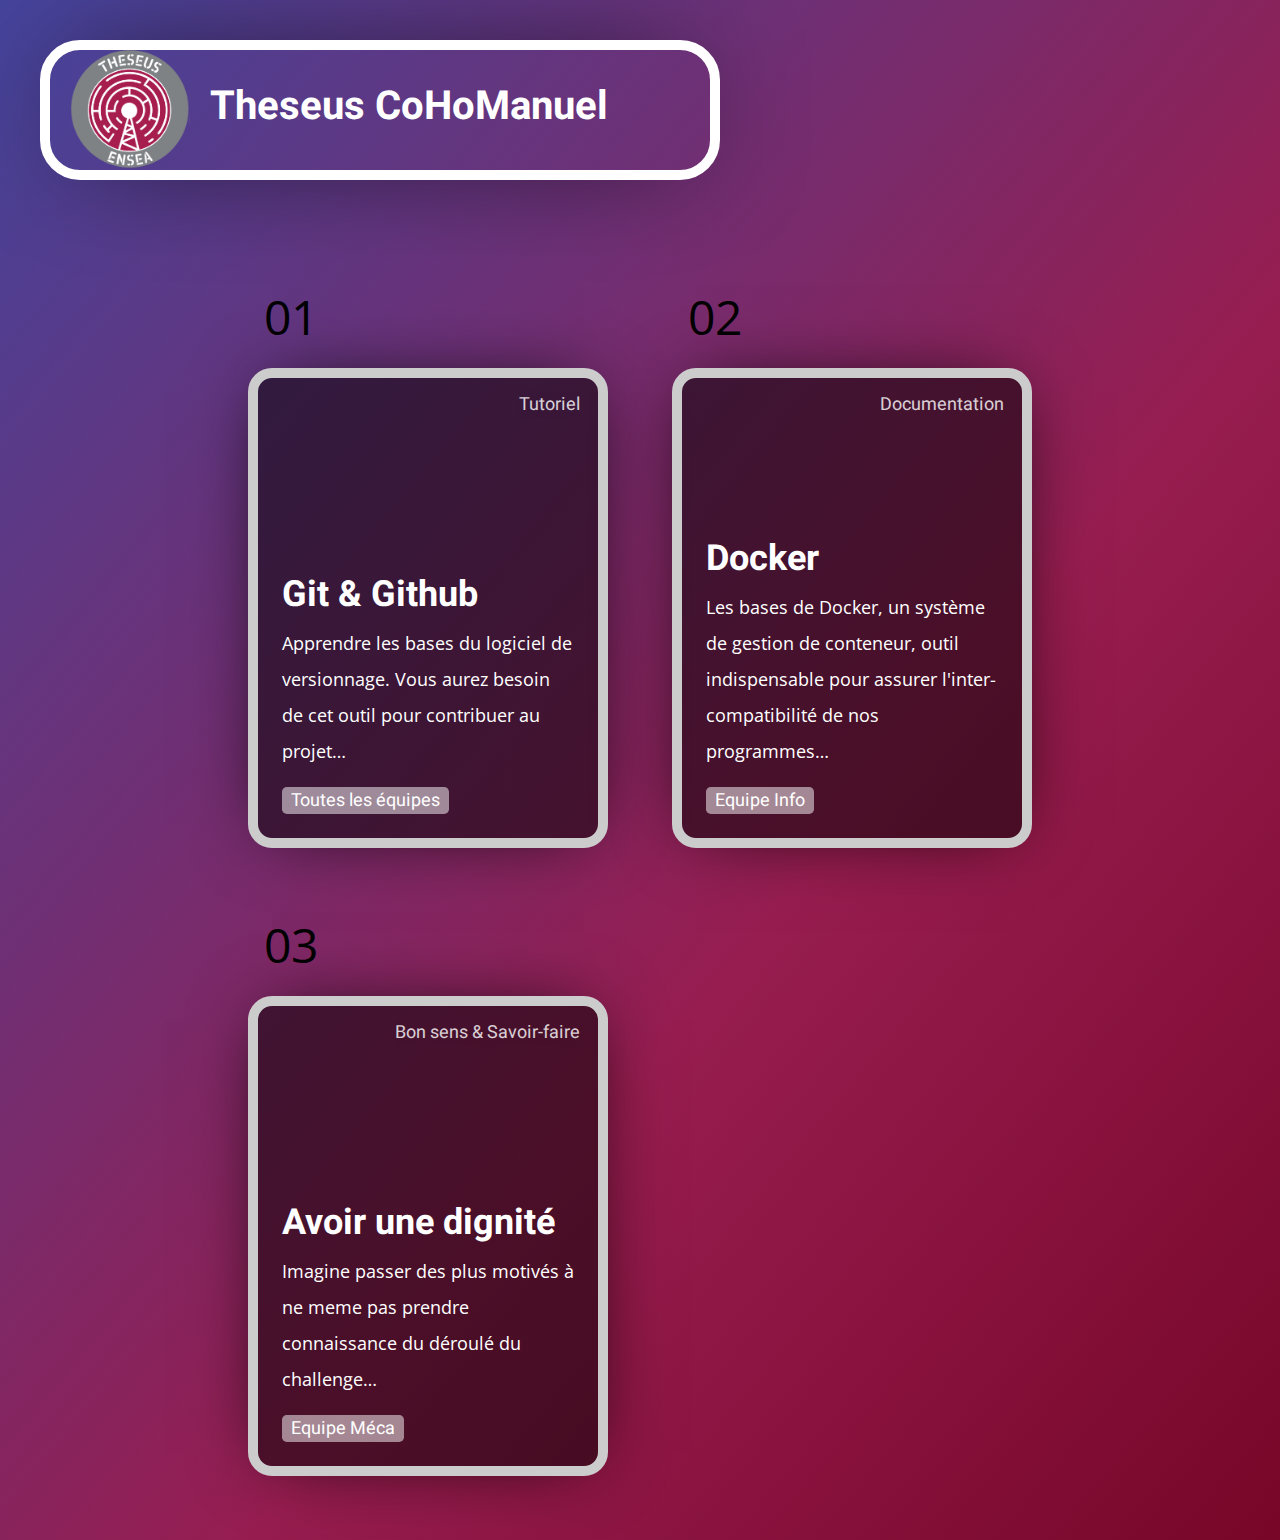
<file: index.html>
<!DOCTYPE html>
<html lang="fr">
    <head>
        <link rel="stylesheet" href="index.css">
      </head>
<section class="info">
    <img src="Theseus logo.png">
    <h1>Theseus CoHoManuel </h1>
  </section>
  <section class="cards-wrapper">
    <div class="card-grid-space">
      <div class="num">01</div>
      <a class="card" href="./Git/git.html" style="--bg-img: url(https://images1-focus-opensocial.googleusercontent.com/gadgets/proxy?container=focus&resize_w=1500&url=https://codetheweb.blog/assets/img/posts/html-syntax/cover.jpg)">
        <div>
          <h1>Git & Github</h1>
          <p>Apprendre les bases du logiciel de versionnage.
             Vous aurez besoin de cet outil pour contribuer au projet…</p>
          <div class="date">Tutoriel</div>
          <div class="tags">
            <div class="tag">Toutes les équipes</div>
          </div>
        </div>
      </a>
    </div>
    <div class="card-grid-space">
      <div class="num">02</div>
      <a class="card" href="/Docker/Tuto.md" style="--bg-img: url('https://images1-focus-opensocial.googleusercontent.com/gadgets/proxy?container=focus&resize_w=1500&url=https://codetheweb.blog/assets/img/posts/basic-types-of-html-tags/cover.jpg')">
        <div>
          <h1>Docker</h1>
          <p>Les bases de Docker, un système de gestion de conteneur,
             outil indispensable pour assurer l'inter-compatibilité de nos programmes…</p>
          <div class="date">Documentation</div>
          <div class="tags">
            <div class="tag">Equipe Info</div>
          </div>
        </div>
      </a>
    </div>
    <div class="card-grid-space">
      <div class="num">03</div>
      <a class="card" href="https://youtu.be/oavMtUWDBTM?si=g_eFhhGWNYvji1h2" style="--bg-img: url('https://images1-focus-opensocial.googleusercontent.com/gadgets/proxy?container=focus&resize_w=1500&url=https://codetheweb.blog/assets/img/posts/links-images-about-file-paths/cover.jpg')">
        <div>
          <h1>Avoir une dignité</h1>
          <p>Imagine passer des plus motivés à ne meme pas prendre connaissance du déroulé du challenge…</p>
          <div class="date">Bon sens & Savoir-faire</div>
          <div class="tags">
            <div class="tag">Equipe Méca</div>
          </div>
        </div>
      </a>
    </div>
   
  </section>
</file>
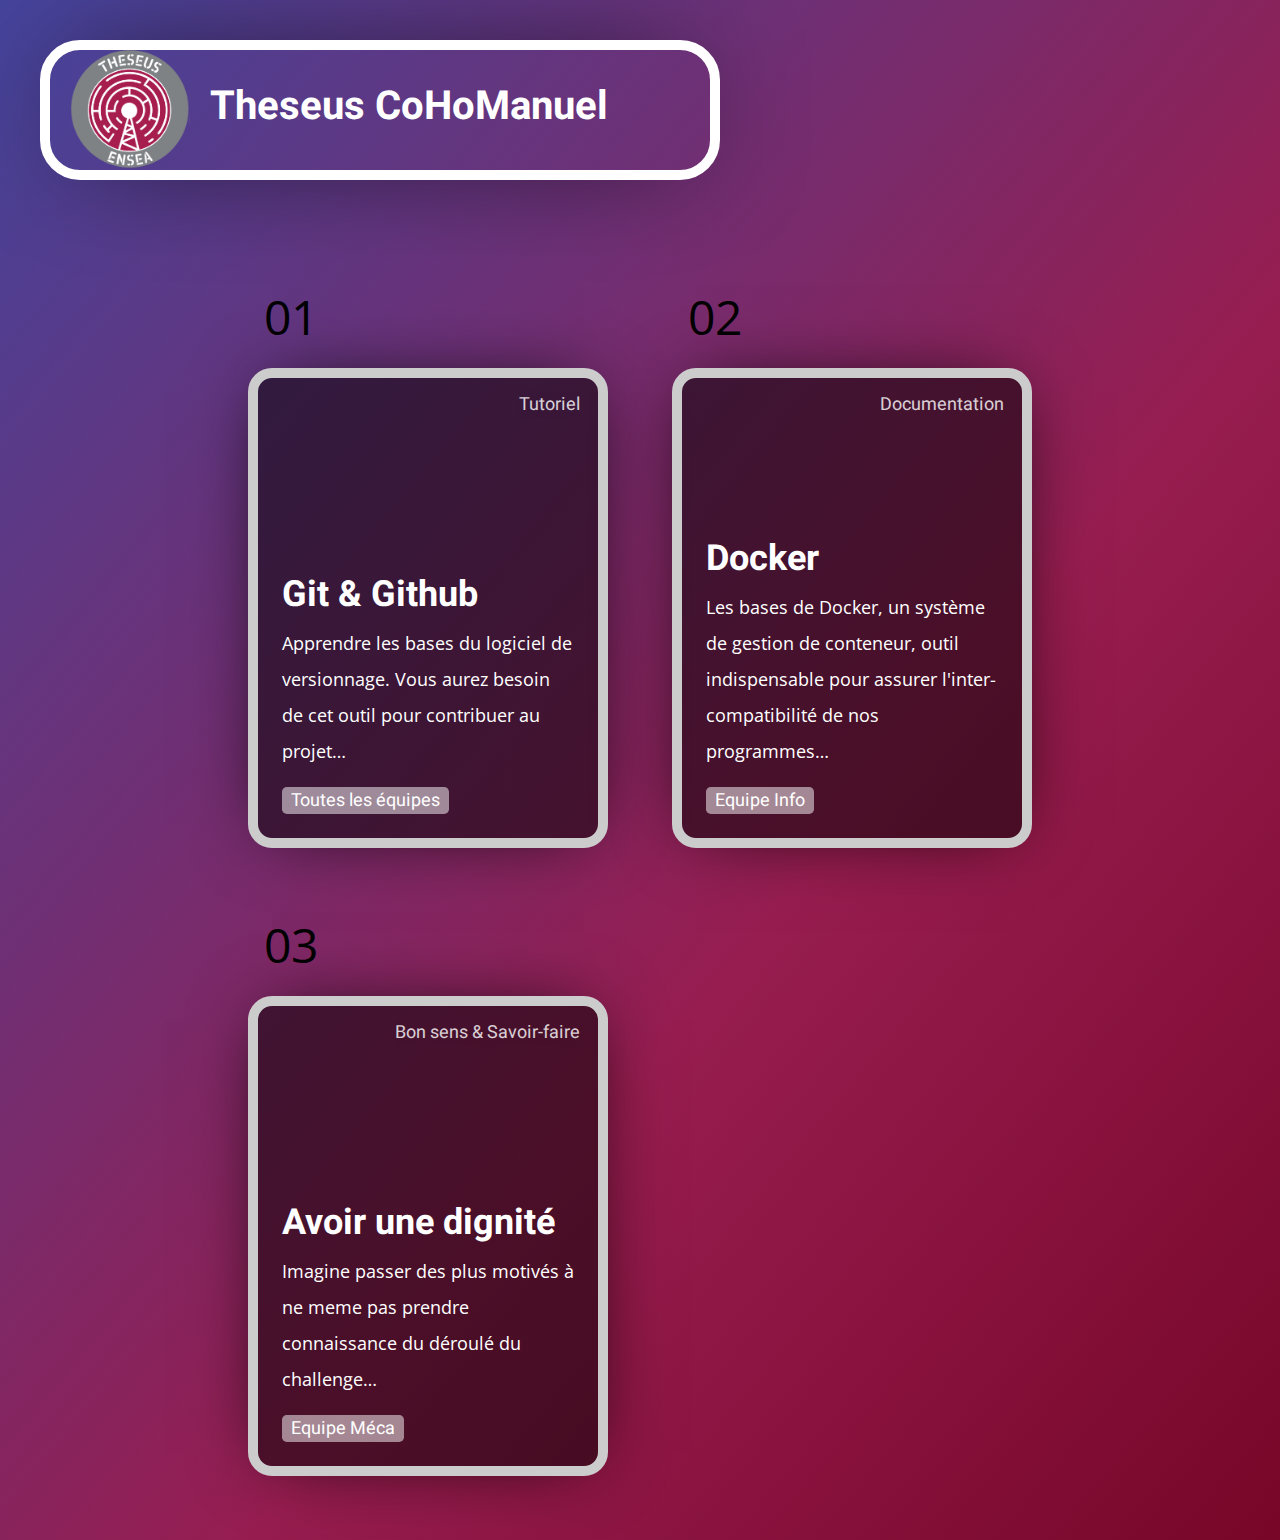
<file: Landing.html>
<!DOCTYPE html>
<html lang="fr">
    <head>
        <link rel="stylesheet" href="Landing.css">
      </head>
<section class="info">
    <img src="Theseus logo.png">
    <h1>Theseus CoHoManuel </h1>
  </section>
  <section class="cards-wrapper">
    <div class="card-grid-space">
      <div class="num">01</div>
      <a class="card" href="/Git/git.md" style="--bg-img: url(https://images1-focus-opensocial.googleusercontent.com/gadgets/proxy?container=focus&resize_w=1500&url=https://codetheweb.blog/assets/img/posts/html-syntax/cover.jpg)">
        <div>
          <h1>Git & Github</h1>
          <p>Apprendre les bases du logiciel de versionnage.
             Vous aurez besoin de cet outil pour contribuer au projet…</p>
          <div class="date">Tutoriel</div>
          <div class="tags">
            <div class="tag">Toutes les équipes</div>
          </div>
        </div>
      </a>
    </div>
    <div class="card-grid-space">
      <div class="num">02</div>
      <a class="card" href="/Docker/Tuto.md" style="--bg-img: url('https://images1-focus-opensocial.googleusercontent.com/gadgets/proxy?container=focus&resize_w=1500&url=https://codetheweb.blog/assets/img/posts/basic-types-of-html-tags/cover.jpg')">
        <div>
          <h1>Docker</h1>
          <p>Les bases de Docker, un système de gestion de conteneur,
             outil indispensable pour assurer l'inter-compatibilité de nos programmes…</p>
          <div class="date">Documentation</div>
          <div class="tags">
            <div class="tag">Equipe Info</div>
          </div>
        </div>
      </a>
    </div>
    <div class="card-grid-space">
      <div class="num">03</div>
      <a class="card" href="https://youtu.be/oavMtUWDBTM?si=g_eFhhGWNYvji1h2" style="--bg-img: url('https://images1-focus-opensocial.googleusercontent.com/gadgets/proxy?container=focus&resize_w=1500&url=https://codetheweb.blog/assets/img/posts/links-images-about-file-paths/cover.jpg')">
        <div>
          <h1>Avoir une dignité</h1>
          <p>Imagine passer des plus motivés à ne meme pas prendre connaissance du déroulé du challenge…</p>
          <div class="date">Bon sens & Savoir-faire</div>
          <div class="tags">
            <div class="tag">Equipe Méca</div>
          </div>
        </div>
      </a>
    </div>
   
  </section>
</file>
<file: index.css>
@import url('https://fonts.googleapis.com/css?family=Heebo:400,700|Open+Sans:400,700');

:root {
  --color: #3c3163;
  --transition-time: 0.5s;
}

* {
  box-sizing: border-box;
}

body {
  margin: 0;
  min-height: 100vh;
  font-family: 'Open Sans';
  background: #9d9df2;
background: linear-gradient(130deg, rgb(68, 68, 156) 0%, rgb(151, 29, 80) 60%, rgb(119, 6, 40) 100%);
}


a {
  color: inherit;
}

.cards-wrapper {
  display: grid;
  justify-content: center;
  align-items: center;
  grid-template-columns: 1fr 1fr 1fr;
  grid-gap: 4rem;
  padding: 4rem;
  margin: 0 auto;
  width: max-content;
}

.card {
  font-family: 'Heebo';
  --bg-filter-opacity: 0.5;
  background-image: linear-gradient(rgba(0,0,0,var(--bg-filter-opacity)),rgba(0,0,0,var(--bg-filter-opacity))), var(--bg-img);
  height: 20em;
  width: 15em;
  font-size: 1.5em;
  color: white;
  border-radius: 1em;
  padding: 1em;
  /*margin: 2em;*/
  display: flex;
  align-items: flex-end;
  background-size: cover;
  background-position: center;
  box-shadow: 0 0 3em -1em black;
  transition: all, var(--transition-time);
  position: relative;
  overflow: hidden;
  border: 10px solid #ccc;
  text-decoration: none;
}

.card:hover {
  transform: rotate(0);
}

.card h1 {
  margin: 0;
  font-size: 1.5em;
  line-height: 1.2em;
}

.card p {
  font-size: 0.75em;
  font-family: 'Open Sans';
  margin-top: 0.5em;
  line-height: 2em;
}

.card .tags {
  display: flex;
}

.card .tags .tag {
  font-size: 0.75em;
  background: rgba(255,255,255,0.5);
  border-radius: 0.3rem;
  padding: 0 0.5em;
  margin-right: 0.5em;
  line-height: 1.5em;
  transition: all, var(--transition-time);
}

.card:hover .tags .tag {
  background: var(--color);
  color: white;
}

.card .date {
  position: absolute;
  top: 0;
  right: 0;
  font-size: 0.75em;
  padding: 1em;
  line-height: 1em;
  opacity: .8;
}

.card:before, .card:after {
  content: '';
  transform: scale(0);
  transform-origin: top left;
  border-radius: 50%;
  position: absolute;
  left: -50%;
  top: -50%;
  z-index: -5;
  transition: all, var(--transition-time);
  transition-timing-function: ease-in-out;
}

.card:before {
  background: #ddd;
  width: 250%;
  height: 250%;
}

.card:after {
  background: white;
  width: 200%;
  height: 200%;
}

.card:hover {
  color: var(--color);
}

.card:hover:before, .card:hover:after {
  transform: scale(1);
}

.card-grid-space .num {
  font-size: 3em;
  margin-bottom: 1.2rem;
  margin-left: 1rem;
}

.info {

  font-size: 2.5em;
  padding-left: .5em;
  
  width: 17em;
  color: #fff;
  font-family: 'Heebo';
  --bg-filter-opacity: 0.5;
  background-image: linear-gradient(rgba(0,0,0,var(--bg-filter-opacity)),rgba(0,0,0,var(--bg-filter-opacity))), var(--bg-img);
 
  color: white;
  border-radius: 1em;
  
  margin: 1em 1em;
  display: flex;
  
  background-size: cover;
  background-position: center;
  box-shadow: 0 0 3em -1em black;
  transition: all, var(--transition-time);
  position: relative;
  overflow: hidden;
  border: 10px solid #fff;
  text-decoration: none;
}

.info img {
  height: 3em;
  margin-right: 0.5em;
  
}

.info h1 {
  font-size: 1em;
  font-weight: bold;
}

/* MEDIA QUERIES */
@media screen and (max-width: 1285px) {
  .cards-wrapper {
    grid-template-columns: 1fr 1fr;
  }
}

@media screen and (max-width: 900px) {
  .cards-wrapper {
    grid-template-columns: 1fr;
  }
  .info {
    justify-content: center;
  }
  .card-grid-space .num {
    margin-left: 0px;
    text-align: center;
  }
}

@media screen and (max-width: 500px) {
  .cards-wrapper {
    padding: 4rem 2rem;
  }
  .card {
    max-width: calc(100vw - 4rem);
  }
}

@media screen and (max-width: 450px) {
  .info {
    display: block;
    text-align: center;
  }
  .info h1 {
    margin: 0;
  }
}
</file>
<file: Landing.css>
@import url('https://fonts.googleapis.com/css?family=Heebo:400,700|Open+Sans:400,700');

:root {
  --color: #3c3163;
  --transition-time: 0.5s;
}

* {
  box-sizing: border-box;
}

body {
  margin: 0;
  min-height: 100vh;
  font-family: 'Open Sans';
  background: #9d9df2;
background: linear-gradient(130deg, rgb(68, 68, 156) 0%, rgb(151, 29, 80) 60%, rgb(119, 6, 40) 100%);
}


a {
  color: inherit;
}

.cards-wrapper {
  display: grid;
  justify-content: center;
  align-items: center;
  grid-template-columns: 1fr 1fr 1fr;
  grid-gap: 4rem;
  padding: 4rem;
  margin: 0 auto;
  width: max-content;
}

.card {
  font-family: 'Heebo';
  --bg-filter-opacity: 0.5;
  background-image: linear-gradient(rgba(0,0,0,var(--bg-filter-opacity)),rgba(0,0,0,var(--bg-filter-opacity))), var(--bg-img);
  height: 20em;
  width: 15em;
  font-size: 1.5em;
  color: white;
  border-radius: 1em;
  padding: 1em;
  /*margin: 2em;*/
  display: flex;
  align-items: flex-end;
  background-size: cover;
  background-position: center;
  box-shadow: 0 0 3em -1em black;
  transition: all, var(--transition-time);
  position: relative;
  overflow: hidden;
  border: 10px solid #ccc;
  text-decoration: none;
}

.card:hover {
  transform: rotate(0);
}

.card h1 {
  margin: 0;
  font-size: 1.5em;
  line-height: 1.2em;
}

.card p {
  font-size: 0.75em;
  font-family: 'Open Sans';
  margin-top: 0.5em;
  line-height: 2em;
}

.card .tags {
  display: flex;
}

.card .tags .tag {
  font-size: 0.75em;
  background: rgba(255,255,255,0.5);
  border-radius: 0.3rem;
  padding: 0 0.5em;
  margin-right: 0.5em;
  line-height: 1.5em;
  transition: all, var(--transition-time);
}

.card:hover .tags .tag {
  background: var(--color);
  color: white;
}

.card .date {
  position: absolute;
  top: 0;
  right: 0;
  font-size: 0.75em;
  padding: 1em;
  line-height: 1em;
  opacity: .8;
}

.card:before, .card:after {
  content: '';
  transform: scale(0);
  transform-origin: top left;
  border-radius: 50%;
  position: absolute;
  left: -50%;
  top: -50%;
  z-index: -5;
  transition: all, var(--transition-time);
  transition-timing-function: ease-in-out;
}

.card:before {
  background: #ddd;
  width: 250%;
  height: 250%;
}

.card:after {
  background: white;
  width: 200%;
  height: 200%;
}

.card:hover {
  color: var(--color);
}

.card:hover:before, .card:hover:after {
  transform: scale(1);
}

.card-grid-space .num {
  font-size: 3em;
  margin-bottom: 1.2rem;
  margin-left: 1rem;
}

.info {

  font-size: 2.5em;
  padding-left: .5em;
  
  width: 17em;
  color: #fff;
  font-family: 'Heebo';
  --bg-filter-opacity: 0.5;
  background-image: linear-gradient(rgba(0,0,0,var(--bg-filter-opacity)),rgba(0,0,0,var(--bg-filter-opacity))), var(--bg-img);
 
  color: white;
  border-radius: 1em;
  
  margin: 1em 1em;
  display: flex;
  
  background-size: cover;
  background-position: center;
  box-shadow: 0 0 3em -1em black;
  transition: all, var(--transition-time);
  position: relative;
  overflow: hidden;
  border: 10px solid #fff;
  text-decoration: none;
}

.info img {
  height: 3em;
  margin-right: 0.5em;
  
}

.info h1 {
  font-size: 1em;
  font-weight: bold;
}

/* MEDIA QUERIES */
@media screen and (max-width: 1285px) {
  .cards-wrapper {
    grid-template-columns: 1fr 1fr;
  }
}

@media screen and (max-width: 900px) {
  .cards-wrapper {
    grid-template-columns: 1fr;
  }
  .info {
    justify-content: center;
  }
  .card-grid-space .num {
    margin-left: 0px;
    text-align: center;
  }
}

@media screen and (max-width: 500px) {
  .cards-wrapper {
    padding: 4rem 2rem;
  }
  .card {
    max-width: calc(100vw - 4rem);
  }
}

@media screen and (max-width: 450px) {
  .info {
    display: block;
    text-align: center;
  }
  .info h1 {
    margin: 0;
  }
}
</file>
